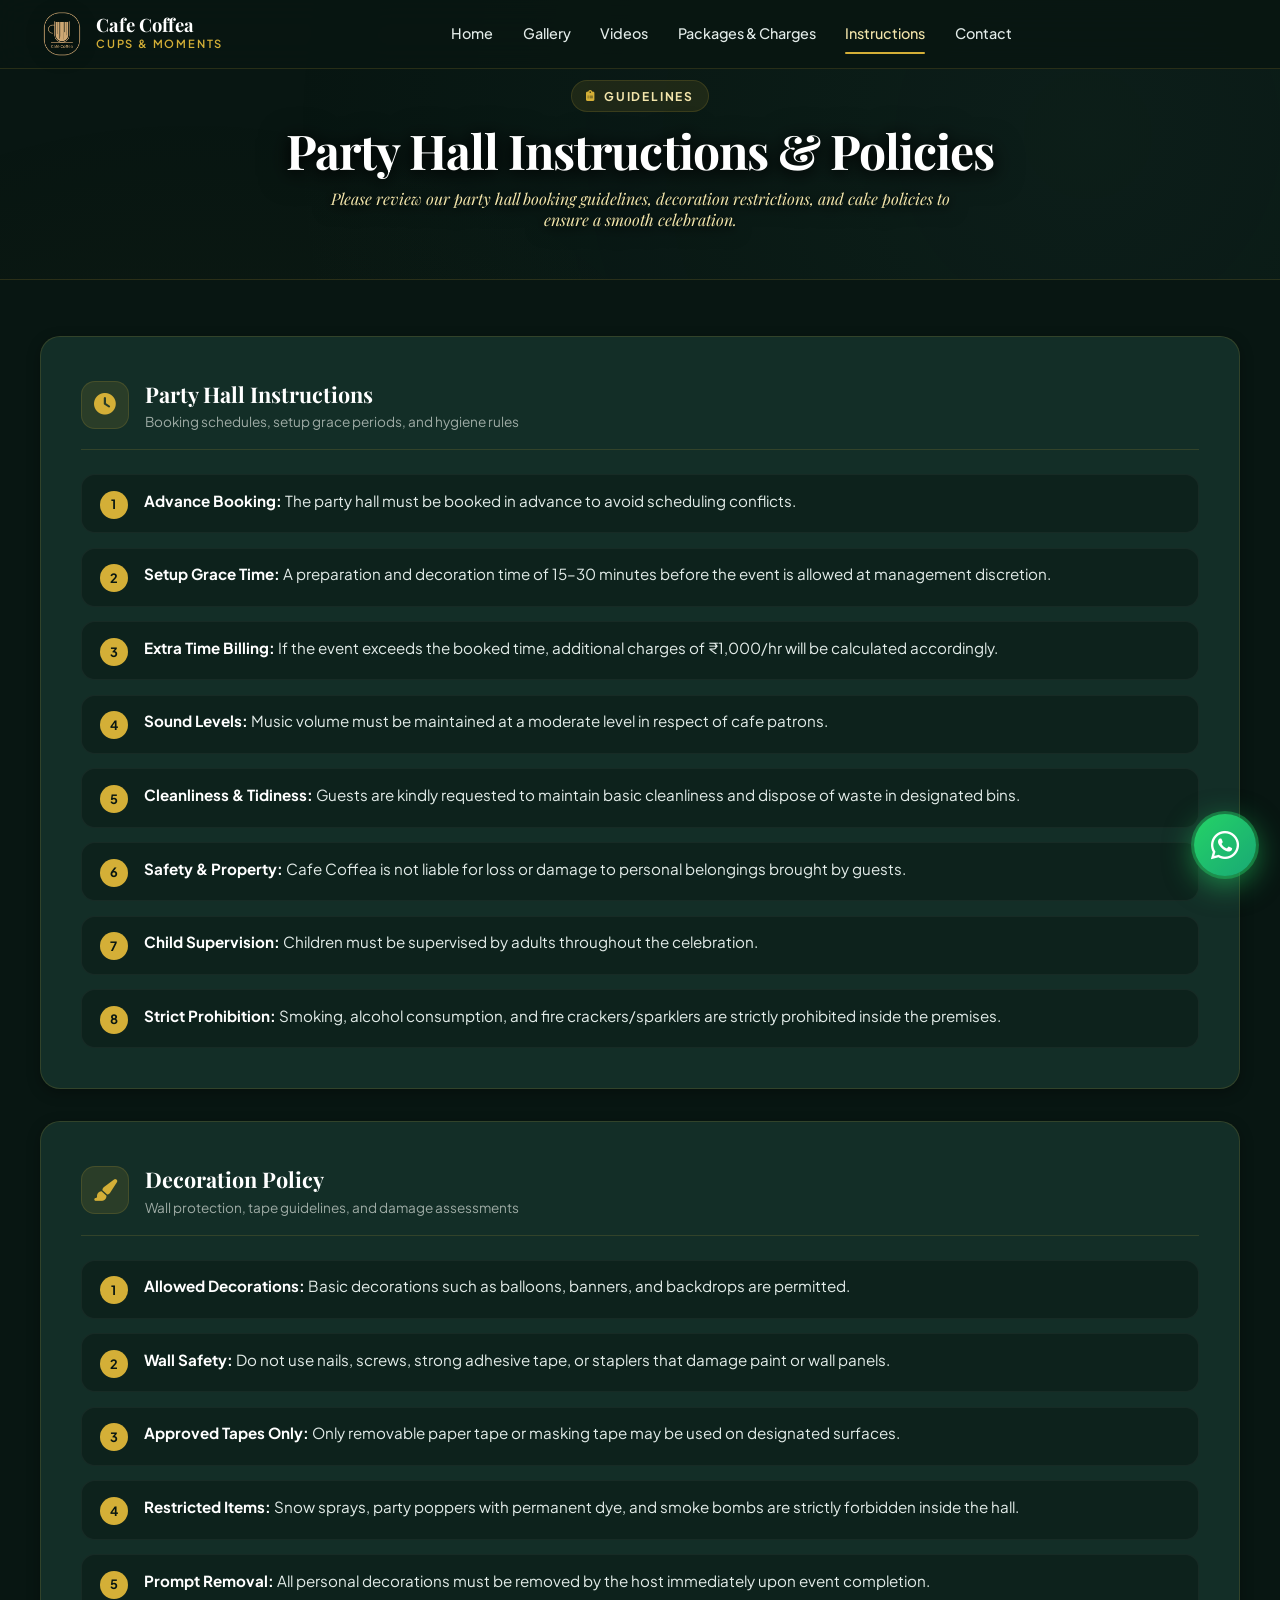
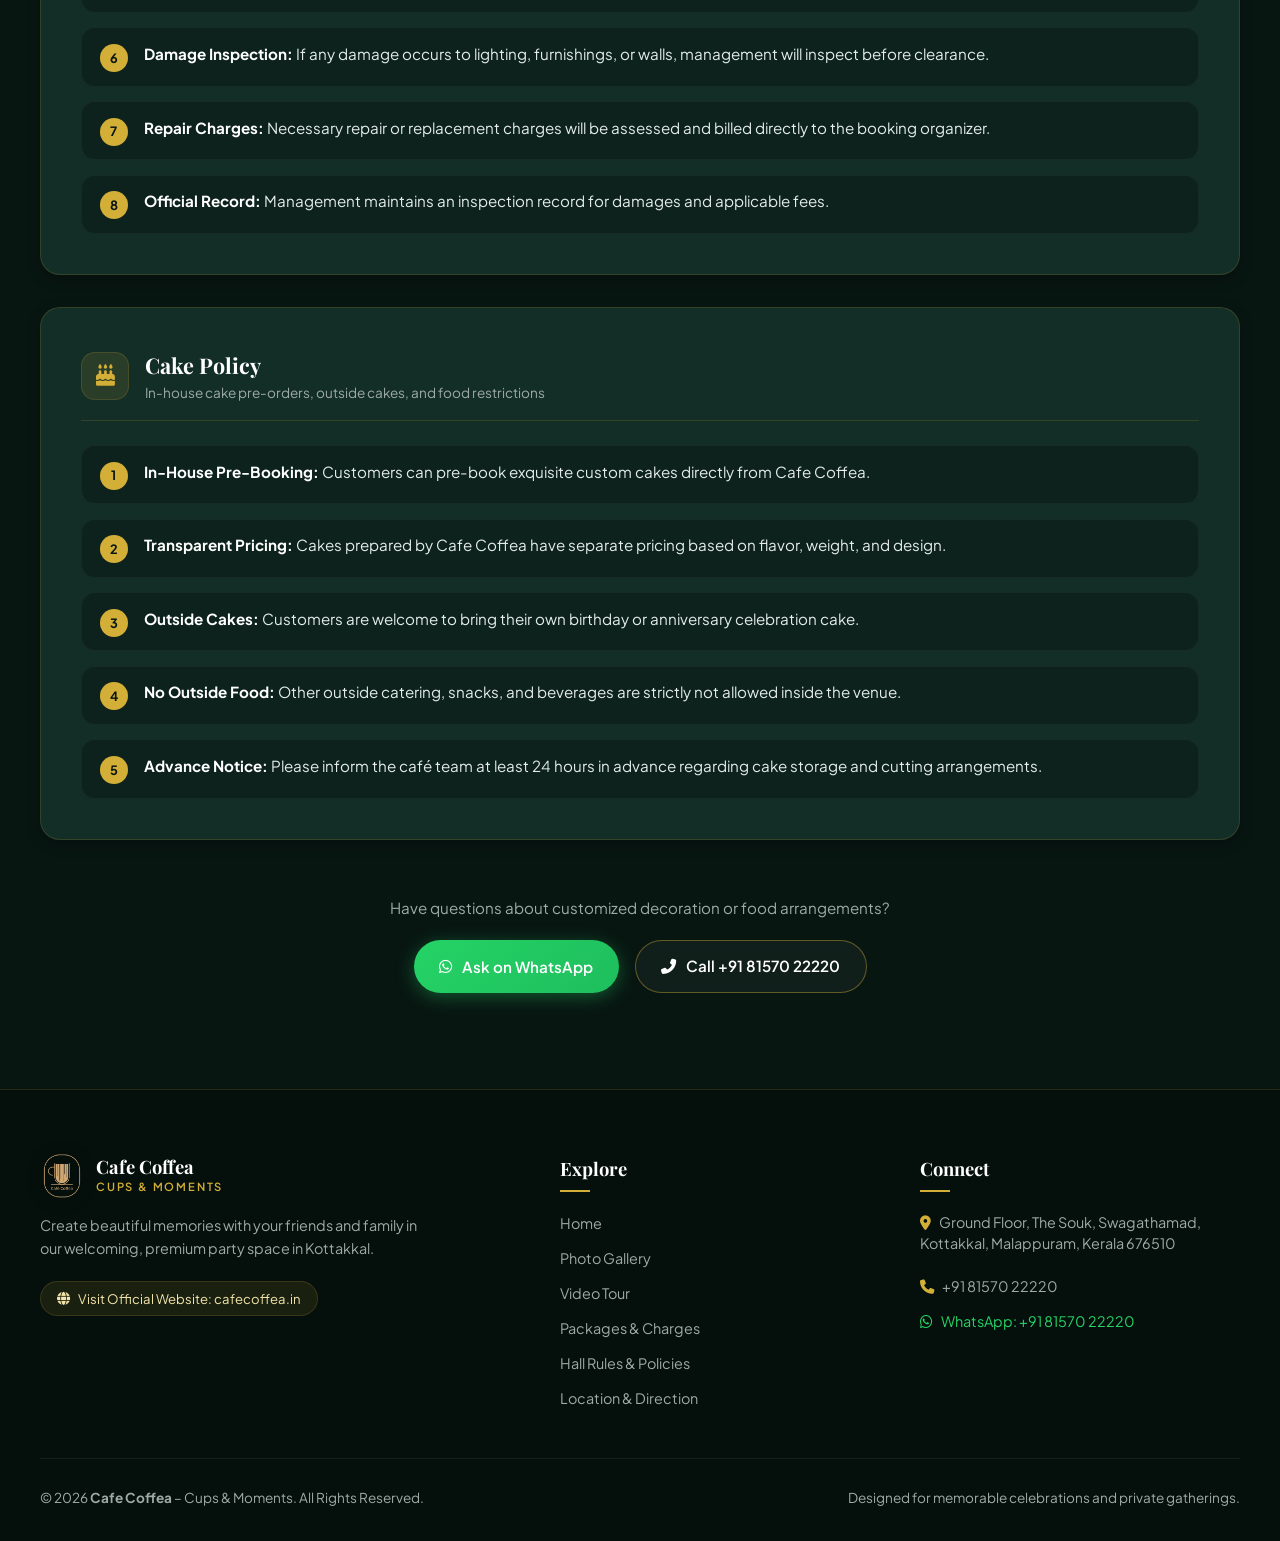
<file: instructions.html>
<!DOCTYPE html>
<html lang="en">
<head>
    <meta charset="UTF-8">
    <meta name="viewport" content="width=device-width, initial-scale=1.0, maximum-scale=5.0">
    <title>Instructions & Policies – Cafe Coffea | Cups & Moments</title>
    
    <meta name="description" content="Party Hall rules, decoration policies, and cake guidelines for celebrations at Cafe Coffea Kottakkal.">
    <link rel="icon" type="image/png" href="assets/images/logo.png">

    <!-- Google Fonts -->
    <link rel="preconnect" href="https://fonts.googleapis.com">
    <link rel="preconnect" href="https://fonts.gstatic.com" crossorigin>
    <link href="https://fonts.googleapis.com/css2?family=Playfair+Display:ital,wght@0,400;0,600;0,700;1,400;1,600&family=Plus+Jakarta+Sans:wght@300;400;500;600;700&display=swap" rel="stylesheet">

    <!-- Font Awesome Icons -->
    <link rel="stylesheet" href="https://cdnjs.cloudflare.com/ajax/libs/font-awesome/6.5.1/css/all.min.css">

    <!-- Main Stylesheet (Dark Forest Green Theme) -->
    <link rel="stylesheet" href="assets/css/style.css">
</head>
<body>

    <!-- Header & Navigation -->
    <header class="site-header">
        <div class="container header-container">
            <a href="index.html" class="brand-link" aria-label="Cafe Coffea Homepage">
                <img src="assets/images/logo.png" alt="Cafe Coffea Logo" class="brand-logo-img">
                <div class="brand-text-block">
                    <span class="brand-title">Cafe Coffea</span>
                    <span class="brand-subtitle">Cups & Moments</span>
                </div>
            </a>

            <!-- Desktop Navigation -->
            <nav class="desktop-nav" aria-label="Main Navigation">
                <a href="index.html" class="nav-link">Home</a>
                <a href="gallery.html" class="nav-link">Gallery</a>
                <a href="index.html#videos" class="nav-link">Videos</a>
                <a href="index.html#pricing" class="nav-link">Packages & Charges</a>
                <a href="instructions.html" class="nav-link active">Instructions</a>
                <a href="index.html#contact" class="nav-link">Contact</a>
            </nav>

            <div class="header-actions">
                <!-- Mobile Hamburger Toggle -->
                <button type="button" class="mobile-nav-toggle" aria-label="Toggle navigation menu">
                    <span class="hamburger-line"></span>
                    <span class="hamburger-line"></span>
                    <span class="hamburger-line"></span>
                </button>
            </div>
        </div>
    </header>

    <!-- Mobile Drawer Menu -->
    <div class="mobile-drawer" id="mobileDrawer">
        <div class="mobile-menu-list">
            <a href="index.html" class="mobile-nav-link">
                <span>Home</span>
                <i class="fas fa-chevron-right"></i>
            </a>
            <a href="gallery.html" class="mobile-nav-link">
                <span>Photo Gallery</span>
                <i class="fas fa-chevron-right"></i>
            </a>
            <a href="index.html#videos" class="mobile-nav-link">
                <span>Video Tour</span>
                <i class="fas fa-chevron-right"></i>
            </a>
            <a href="index.html#pricing" class="mobile-nav-link">
                <span>Packages & Pricing</span>
                <i class="fas fa-chevron-right"></i>
            </a>
            <a href="instructions.html" class="mobile-nav-link active">
                <span>Party Hall Rules & Policies</span>
                <i class="fas fa-chevron-right"></i>
            </a>
            <a href="index.html#contact" class="mobile-nav-link">
                <span>Location & Contact</span>
                <i class="fas fa-chevron-right"></i>
            </a>
        </div>

        <div class="mobile-drawer-footer">
            <a href="https://wa.me/918157022220?text=Hello%20Cafe%20Coffea!%20I%20would%20like%20to%20enquire%20about%20party%20hall%20booking%20at%20Cafe%20Coffea%20%E2%80%93%20Cups%20%26%20Moments." target="_blank" rel="noopener noreferrer" class="btn btn-whatsapp btn-lg">
                <i class="fab fa-whatsapp"></i>
                <span>Enquire via WhatsApp</span>
            </a>
            <a href="tel:+918157022220" class="btn btn-outline btn-lg">
                <i class="fas fa-phone-alt"></i>
                <span>Call Us Directly</span>
            </a>
        </div>
    </div>

    <!-- Floating WhatsApp Action -->
    <a href="https://wa.me/918157022220?text=Hello%20Cafe%20Coffea!%20I%20would%20like%20to%20enquire%20about%20party%20hall%20booking%20at%20Cafe%20Coffea%20%E2%80%93%20Cups%20%26%20Moments." target="_blank" rel="noopener noreferrer" class="floating-whatsapp" aria-label="Enquire on WhatsApp">
        <i class="fab fa-whatsapp"></i>
    </a>

    <!-- Page Hero Banner -->
    <div style="background: radial-gradient(circle at 50% 20%, rgba(20, 58, 48, 0.4) 0%, rgba(8, 22, 18, 0.95) 100%), var(--bg-deep); padding: 5rem 1rem 3rem; text-align: center; border-bottom: 1px solid var(--border-subtle);">
        <div class="container">
            <div class="section-tag">
                <i class="fas fa-clipboard-list"></i>
                <span>Guidelines</span>
            </div>
            <h1 class="hero-title" style="font-size: clamp(2rem, 4vw, 3rem); margin-bottom: 0.75rem;">
                Party Hall Instructions & Policies
            </h1>
            <p class="hero-subtitle" style="max-width: 650px; margin: 0 auto; font-size: 1rem;">
                Please review our party hall booking guidelines, decoration restrictions, and cake policies to ensure a smooth celebration.
            </p>
        </div>
    </div>

    <!-- INSTRUCTIONS CONTENT -->
    <section class="section section-dark" id="instructions" style="padding-top: 3.5rem;">
        <div class="container">
            <div class="policies-grid">
                <!-- 1. Party Hall Instructions -->
                <div class="policy-card">
                    <div class="policy-header">
                        <div class="policy-icon-wrap">
                            <i class="fas fa-clock"></i>
                        </div>
                        <div>
                            <h2 class="policy-title" style="font-size: 1.35rem;">Party Hall Instructions</h2>
                            <p class="policy-subtitle">Booking schedules, setup grace periods, and hygiene rules</p>
                        </div>
                    </div>
                    <div class="policy-rules-list">
                        <div class="rule-item">
                            <div class="rule-number">1</div>
                            <div class="rule-text"><strong>Advance Booking:</strong> The party hall must be booked in advance to avoid scheduling conflicts.</div>
                        </div>
                        <div class="rule-item">
                            <div class="rule-number">2</div>
                            <div class="rule-text"><strong>Setup Grace Time:</strong> A preparation and decoration time of 15–30 minutes before the event is allowed at management discretion.</div>
                        </div>
                        <div class="rule-item">
                            <div class="rule-number">3</div>
                            <div class="rule-text"><strong>Extra Time Billing:</strong> If the event exceeds the booked time, additional charges of ₹1,000/hr will be calculated accordingly.</div>
                        </div>
                        <div class="rule-item">
                            <div class="rule-number">4</div>
                            <div class="rule-text"><strong>Sound Levels:</strong> Music volume must be maintained at a moderate level in respect of cafe patrons.</div>
                        </div>
                        <div class="rule-item">
                            <div class="rule-number">5</div>
                            <div class="rule-text"><strong>Cleanliness & Tidiness:</strong> Guests are kindly requested to maintain basic cleanliness and dispose of waste in designated bins.</div>
                        </div>
                        <div class="rule-item">
                            <div class="rule-number">6</div>
                            <div class="rule-text"><strong>Safety & Property:</strong> Cafe Coffea is not liable for loss or damage to personal belongings brought by guests.</div>
                        </div>
                        <div class="rule-item">
                            <div class="rule-number">7</div>
                            <div class="rule-text"><strong>Child Supervision:</strong> Children must be supervised by adults throughout the celebration.</div>
                        </div>
                        <div class="rule-item">
                            <div class="rule-number">8</div>
                            <div class="rule-text"><strong>Strict Prohibition:</strong> Smoking, alcohol consumption, and fire crackers/sparklers are strictly prohibited inside the premises.</div>
                        </div>
                    </div>
                </div>

                <!-- 2. Decoration Policy -->
                <div class="policy-card">
                    <div class="policy-header">
                        <div class="policy-icon-wrap">
                            <i class="fas fa-paint-brush"></i>
                        </div>
                        <div>
                            <h2 class="policy-title" style="font-size: 1.35rem;">Decoration Policy</h2>
                            <p class="policy-subtitle">Wall protection, tape guidelines, and damage assessments</p>
                        </div>
                    </div>
                    <div class="policy-rules-list">
                        <div class="rule-item">
                            <div class="rule-number">1</div>
                            <div class="rule-text"><strong>Allowed Decorations:</strong> Basic decorations such as balloons, banners, and backdrops are permitted.</div>
                        </div>
                        <div class="rule-item">
                            <div class="rule-number">2</div>
                            <div class="rule-text"><strong>Wall Safety:</strong> Do not use nails, screws, strong adhesive tape, or staplers that damage paint or wall panels.</div>
                        </div>
                        <div class="rule-item">
                            <div class="rule-number">3</div>
                            <div class="rule-text"><strong>Approved Tapes Only:</strong> Only removable paper tape or masking tape may be used on designated surfaces.</div>
                        </div>
                        <div class="rule-item">
                            <div class="rule-number">4</div>
                            <div class="rule-text"><strong>Restricted Items:</strong> Snow sprays, party poppers with permanent dye, and smoke bombs are strictly forbidden inside the hall.</div>
                        </div>
                        <div class="rule-item">
                            <div class="rule-number">5</div>
                            <div class="rule-text"><strong>Prompt Removal:</strong> All personal decorations must be removed by the host immediately upon event completion.</div>
                        </div>
                        <div class="rule-item">
                            <div class="rule-number">6</div>
                            <div class="rule-text"><strong>Damage Inspection:</strong> If any damage occurs to lighting, furnishings, or walls, management will inspect before clearance.</div>
                        </div>
                        <div class="rule-item">
                            <div class="rule-number">7</div>
                            <div class="rule-text"><strong>Repair Charges:</strong> Necessary repair or replacement charges will be assessed and billed directly to the booking organizer.</div>
                        </div>
                        <div class="rule-item">
                            <div class="rule-number">8</div>
                            <div class="rule-text"><strong>Official Record:</strong> Management maintains an inspection record for damages and applicable fees.</div>
                        </div>
                    </div>
                </div>

                <!-- 3. Cake Policy -->
                <div class="policy-card">
                    <div class="policy-header">
                        <div class="policy-icon-wrap">
                            <i class="fas fa-birthday-cake"></i>
                        </div>
                        <div>
                            <h2 class="policy-title" style="font-size: 1.35rem;">Cake Policy</h2>
                            <p class="policy-subtitle">In-house cake pre-orders, outside cakes, and food restrictions</p>
                        </div>
                    </div>
                    <div class="policy-rules-list">
                        <div class="rule-item">
                            <div class="rule-number">1</div>
                            <div class="rule-text"><strong>In-House Pre-Booking:</strong> Customers can pre-book exquisite custom cakes directly from Cafe Coffea.</div>
                        </div>
                        <div class="rule-item">
                            <div class="rule-number">2</div>
                            <div class="rule-text"><strong>Transparent Pricing:</strong> Cakes prepared by Cafe Coffea have separate pricing based on flavor, weight, and design.</div>
                        </div>
                        <div class="rule-item">
                            <div class="rule-number">3</div>
                            <div class="rule-text"><strong>Outside Cakes:</strong> Customers are welcome to bring their own birthday or anniversary celebration cake.</div>
                        </div>
                        <div class="rule-item">
                            <div class="rule-number">4</div>
                            <div class="rule-text"><strong>No Outside Food:</strong> Other outside catering, snacks, and beverages are strictly not allowed inside the venue.</div>
                        </div>
                        <div class="rule-item">
                            <div class="rule-number">5</div>
                            <div class="rule-text"><strong>Advance Notice:</strong> Please inform the café team at least 24 hours in advance regarding cake storage and cutting arrangements.</div>
                        </div>
                    </div>
                </div>
            </div>

            <!-- Questions Callout -->
            <div style="margin-top: 3.5rem; text-align: center;">
                <p style="color: var(--text-muted); font-size: 0.95rem; margin-bottom: 1.25rem;">
                    Have questions about customized decoration or food arrangements?
                </p>
                <div style="display: flex; gap: 1rem; justify-content: center; flex-wrap: wrap;">
                    <a href="https://wa.me/918157022220?text=Hello%20Cafe%20Coffea!%20I%20have%20a%20query%20regarding%20party%20hall%20rules%20and%20decorations." target="_blank" rel="noopener noreferrer" class="btn btn-whatsapp">
                        <i class="fab fa-whatsapp"></i>
                        <span>Ask on WhatsApp</span>
                    </a>
                    <a href="tel:+918157022220" class="btn btn-outline">
                        <i class="fas fa-phone-alt"></i>
                        <span>Call +91 81570 22220</span>
                    </a>
                </div>
            </div>
        </div>
    </section>

    <!-- FOOTER -->
    <footer class="site-footer">
        <div class="container">
            <div class="footer-top">
                <div class="footer-brand-col">
                    <a href="index.html" class="brand-link" style="margin-bottom: 0.5rem;">
                        <img src="assets/images/logo.png" alt="Cafe Coffea" class="brand-logo-img">
                        <div class="brand-text-block">
                            <span class="brand-title">Cafe Coffea</span>
                            <span class="brand-subtitle">Cups & Moments</span>
                        </div>
                    </a>
                    <p class="footer-brand-desc">
                        Create beautiful memories with your friends and family in our welcoming, premium party space in Kottakkal.
                    </p>
                    <div style="margin-top: 1.25rem;">
                        <a href="https://cafecoffea.in/" target="_blank" rel="noopener noreferrer" class="footer-official-badge">
                            <i class="fas fa-globe"></i>
                            <span>Visit Official Website: cafecoffea.in</span>
                        </a>
                    </div>
                </div>

                <div class="footer-links-col">
                    <h4 class="footer-col-title">Explore</h4>
                    <div class="footer-links-list">
                        <a href="index.html" class="footer-link">Home</a>
                        <a href="gallery.html" class="footer-link">Photo Gallery</a>
                        <a href="index.html#videos" class="footer-link">Video Tour</a>
                        <a href="index.html#pricing" class="footer-link">Packages & Charges</a>
                        <a href="instructions.html" class="footer-link">Hall Rules & Policies</a>
                        <a href="index.html#contact" class="footer-link">Location & Direction</a>
                    </div>
                </div>

                <div class="footer-contact-col">
                    <h4 class="footer-col-title">Connect</h4>
                    <div class="footer-links-list">
                        <div style="font-size: 0.9rem; color: var(--text-muted); line-height: 1.5; margin-bottom: 0.5rem;">
                            <i class="fas fa-map-marker-alt text-gold" style="margin-right: 0.4rem;"></i>
                            Ground Floor, The Souk, Swagathamad, Kottakkal, Malappuram, Kerala 676510
                        </div>
                        <a href="tel:+918157022220" class="footer-link">
                            <i class="fas fa-phone text-gold" style="margin-right: 0.4rem;"></i>
                            +91 81570 22220
                        </a>
                        <a href="https://wa.me/918157022220?text=Hello%20Cafe%20Coffea!%20I%20would%20like%20to%20enquire%20about%20party%20hall%20booking%20at%20Cafe%20Coffea%20%E2%80%93%20Cups%20%26%20Moments." target="_blank" rel="noopener noreferrer" class="footer-link" style="color: var(--color-whatsapp);">
                            <i class="fab fa-whatsapp" style="margin-right: 0.4rem;"></i>
                            WhatsApp: +91 81570 22220
                        </a>
                    </div>
                </div>
            </div>

            <div class="footer-bottom">
                <div>
                    &copy; 2026 <strong>Cafe Coffea</strong> – Cups & Moments. All Rights Reserved.
                </div>
                <div>
                    Designed for memorable celebrations and private gatherings.
                </div>
            </div>
        </div>
    </footer>

    <!-- Main JavaScript -->
    <script src="assets/js/main.js"></script>
</body>
</html>
</file>
<file: assets/css/style.css>
/* ==========================================================================
   CAFE COFFEA – CUPS & MOMENTS
   Official Dark Forest Green Premium Theme
   Mobile-First Architecture & Design Language
   ========================================================================== */

/* --- CSS Variables & Design Tokens --- */
:root {
    /* Brand Dark Forest Green Palette */
    --color-bg-base: #081612;             /* Deepest Forest Black-Green */
    --color-bg-surface: #0E241E;          /* Rich Dark Forest Green */
    --color-bg-surface-elevated: #132E27; /* Elevated Emerald Surface */
    --color-bg-card: rgba(19, 46, 39, 0.72);
    --color-bg-card-hover: rgba(26, 61, 52, 0.85);
    --color-overlay: rgba(6, 18, 14, 0.72);
    
    /* Forest Green Accent Tones */
    --color-forest-light: #2A5A4E;
    --color-forest-glow: rgba(42, 90, 78, 0.4);
    --color-forest-subtle: rgba(42, 90, 78, 0.2);

    /* Luxury Champagne & Gold Accents (From Cafe Coffea Logo) */
    --color-gold: #D4AF37;
    --color-gold-light: #F3E5AB;
    --color-gold-dark: #A6851F;
    --color-gold-glow: rgba(212, 175, 55, 0.32);
    --text-gold-gradient: linear-gradient(135deg, #FFF6E5 0%, #D4AF37 60%, #9E7E1D 100%);

    /* Borders */
    --border-subtle: rgba(212, 175, 55, 0.16);
    --border-highlight: rgba(212, 175, 55, 0.42);
    --border-forest: rgba(42, 90, 78, 0.35);

    /* Typography Colors */
    --text-primary: #FFFFFF;
    --text-secondary: #E3ECE9;
    --text-muted: #9EABA5;
    --text-gold: #D4AF37;

    /* WhatsApp Brand Color */
    --color-whatsapp: #25D366;
    --color-whatsapp-dark: #128C7E;
    --color-whatsapp-glow: rgba(37, 211, 102, 0.35);

    /* Radius & Spacing */
    --radius-sm: 8px;
    --radius-md: 14px;
    --radius-lg: 20px;
    --radius-xl: 26px;
    --radius-full: 9999px;

    /* Shadows */
    --shadow-sm: 0 4px 14px rgba(0, 0, 0, 0.3);
    --shadow-md: 0 8px 26px rgba(0, 0, 0, 0.45);
    --shadow-lg: 0 16px 44px rgba(0, 0, 0, 0.6);
    --shadow-gold: 0 8px 32px rgba(212, 175, 55, 0.2);

    /* Fonts */
    --font-heading: 'Playfair Display', Georgia, serif;
    --font-body: 'Plus Jakarta Sans', -apple-system, BlinkMacSystemFont, 'Segoe UI', Roboto, sans-serif;

    /* Transitions */
    --transition-fast: 0.2s cubic-bezier(0.16, 1, 0.3, 1);
    --transition-smooth: 0.35s cubic-bezier(0.16, 1, 0.3, 1);
}

/* --- Base & Reset --- */
*, *::before, *::after {
    box-sizing: border-box;
    margin: 0;
    padding: 0;
}

html {
    scroll-behavior: smooth;
    font-size: 16px;
    background-color: var(--color-bg-base);
    color: var(--text-secondary);
    font-family: var(--font-body);
    -webkit-font-smoothing: antialiased;
    -moz-osx-font-smoothing: grayscale;
    overflow-x: hidden;
}

body {
    background-color: var(--color-bg-base);
    line-height: 1.6;
    overflow-x: hidden;
    position: relative;
    min-height: 100vh;
}

/* Ambient Subtle Forest Radial Glow */
body::before {
    content: '';
    position: fixed;
    top: 0;
    left: 0;
    width: 100vw;
    height: 100vh;
    background: radial-gradient(circle at 85% 15%, rgba(42, 90, 78, 0.12) 0%, transparent 60%),
                radial-gradient(circle at 15% 85%, rgba(212, 175, 55, 0.05) 0%, transparent 50%);
    pointer-events: none;
    z-index: 0;
}

img, video {
    display: block;
    max-width: 100%;
    height: auto;
}

a {
    color: inherit;
    text-decoration: none;
    transition: var(--transition-fast);
}

button {
    font-family: inherit;
    cursor: pointer;
    border: none;
    outline: none;
    background: none;
}

ul, ol {
    list-style: none;
}

.container {
    width: 100%;
    max-width: 1240px;
    margin-left: auto;
    margin-right: auto;
    padding-left: 1.25rem;
    padding-right: 1.25rem;
    position: relative;
    z-index: 1;
}

/* --- Typography Helpers --- */
.text-gold {
    color: var(--color-gold);
}

.text-gold-gradient {
    background: var(--text-gold-gradient);
    -webkit-background-clip: text;
    -webkit-text-fill-color: transparent;
}

.section-tag {
    display: inline-flex;
    align-items: center;
    gap: 0.5rem;
    font-size: 0.75rem;
    font-weight: 700;
    letter-spacing: 0.15em;
    text-transform: uppercase;
    color: var(--color-gold-light);
    background: rgba(212, 175, 55, 0.1);
    border: 1px solid var(--border-subtle);
    padding: 0.35rem 0.9rem;
    border-radius: var(--radius-full);
    margin-bottom: 0.75rem;
}

.section-tag i {
    font-size: 0.7rem;
    color: var(--color-gold);
}

.section-title {
    font-family: var(--font-heading);
    font-size: clamp(1.85rem, 5vw, 2.75rem);
    color: var(--text-primary);
    line-height: 1.2;
    margin-bottom: 0.75rem;
    letter-spacing: -0.01em;
}

.section-subtitle {
    font-size: clamp(0.95rem, 2vw, 1.1rem);
    color: var(--text-muted);
    max-width: 640px;
    margin-bottom: 2rem;
}

.text-center {
    text-align: center;
}

.text-center .section-subtitle {
    margin-left: auto;
    margin-right: auto;
}

/* --- Buttons & CTAs --- */
.btn {
    display: inline-flex;
    align-items: center;
    justify-content: center;
    gap: 0.6rem;
    padding: 0.85rem 1.6rem;
    font-size: 0.95rem;
    font-weight: 600;
    border-radius: var(--radius-full);
    transition: all var(--transition-fast);
    text-align: center;
    white-space: nowrap;
    min-height: 48px; /* Mobile touch friendly target */
    text-decoration: none;
}

.btn-primary {
    background: linear-gradient(135deg, var(--color-gold-light) 0%, var(--color-gold) 60%, var(--color-gold-dark) 100%);
    color: #081612;
    box-shadow: 0 4px 18px var(--color-gold-glow);
}

.btn-primary:hover, .btn-primary:active {
    transform: translateY(-2px);
    box-shadow: 0 6px 24px rgba(212, 175, 55, 0.45);
    color: #040B09;
}

.btn-outline {
    background: rgba(255, 255, 255, 0.04);
    border: 1.5px solid var(--border-highlight);
    color: var(--text-primary);
    backdrop-filter: blur(8px);
}

.btn-outline:hover, .btn-outline:active {
    background: rgba(212, 175, 55, 0.12);
    border-color: var(--color-gold);
    color: var(--color-gold-light);
    transform: translateY(-2px);
}

.btn-whatsapp {
    background: linear-gradient(135deg, #25D366 0%, #1EBE5D 100%);
    color: #FFFFFF;
    box-shadow: 0 4px 18px var(--color-whatsapp-glow);
}

.btn-whatsapp:hover, .btn-whatsapp:active {
    background: linear-gradient(135deg, #1EBE5D 0%, #128C7E 100%);
    box-shadow: 0 6px 24px rgba(37, 211, 102, 0.5);
    transform: translateY(-2px);
    color: #FFFFFF;
}

.btn-sm {
    padding: 0.55rem 1.15rem;
    font-size: 0.85rem;
    min-height: 40px;
}

.btn-lg {
    padding: 1rem 2rem;
    font-size: 1.05rem;
    min-height: 54px;
}

/* --- Header & Navigation --- */
.site-header {
    position: fixed;
    top: 0;
    left: 0;
    right: 0;
    z-index: 1000;
    background: rgba(8, 22, 18, 0.88);
    backdrop-filter: blur(16px);
    -webkit-backdrop-filter: blur(16px);
    border-bottom: 1px solid var(--border-subtle);
    transition: background var(--transition-fast), padding var(--transition-fast);
    padding: 0.75rem 0;
}

.site-header.scrolled {
    background: rgba(8, 22, 18, 0.96);
    box-shadow: var(--shadow-md);
}

.header-container {
    display: flex;
    align-items: center;
    justify-content: space-between;
}

.brand-link {
    display: flex;
    align-items: center;
    gap: 0.75rem;
    text-decoration: none;
}

.brand-logo-img {
    width: 44px;
    height: 44px;
    object-fit: contain;
    filter: drop-shadow(0 2px 8px rgba(0,0,0,0.5));
    transition: transform var(--transition-fast);
}

.brand-link:hover .brand-logo-img {
    transform: scale(1.05);
}

.brand-text-block {
    display: flex;
    flex-direction: column;
}

.brand-title {
    font-family: var(--font-heading);
    font-size: 1.15rem;
    font-weight: 700;
    color: var(--text-primary);
    line-height: 1.1;
    letter-spacing: 0.01em;
}

.brand-subtitle {
    font-size: 0.7rem;
    font-weight: 600;
    text-transform: uppercase;
    letter-spacing: 0.16em;
    color: var(--color-gold);
}

/* Desktop Navigation Menu */
.desktop-nav {
    display: none;
}

@media (min-width: 900px) {
    .desktop-nav {
        display: flex;
        align-items: center;
        gap: 1.85rem;
    }

    .nav-link {
        font-size: 0.9rem;
        font-weight: 500;
        color: var(--text-secondary);
        position: relative;
        padding: 0.5rem 0;
        transition: color var(--transition-fast);
    }

    .nav-link::after {
        content: '';
        position: absolute;
        bottom: 0;
        left: 0;
        width: 0%;
        height: 2px;
        background: var(--color-gold);
        transition: width var(--transition-fast);
        border-radius: 2px;
    }

    .nav-link:hover, .nav-link.active {
        color: var(--color-gold-light);
    }

    .nav-link:hover::after, .nav-link.active::after {
        width: 100%;
    }
}

.header-actions {
    display: flex;
    align-items: center;
    gap: 0.75rem;
}

/* Mobile Hamburger Toggle */
.mobile-nav-toggle {
    display: flex;
    flex-direction: column;
    justify-content: center;
    align-items: center;
    width: 44px;
    height: 44px;
    border-radius: var(--radius-sm);
    background: rgba(255, 255, 255, 0.04);
    border: 1px solid var(--border-subtle);
    gap: 5px;
    cursor: pointer;
    z-index: 1002;
}

.hamburger-line {
    width: 22px;
    height: 2px;
    background-color: var(--color-gold);
    border-radius: 2px;
    transition: all var(--transition-smooth);
}

.mobile-nav-toggle.open .hamburger-line:nth-child(1) {
    transform: translateY(7px) rotate(45deg);
}

.mobile-nav-toggle.open .hamburger-line:nth-child(2) {
    opacity: 0;
}

.mobile-nav-toggle.open .hamburger-line:nth-child(3) {
    transform: translateY(-7px) rotate(-45deg);
}

@media (min-width: 900px) {
    .mobile-nav-toggle {
        display: none;
    }
}

/* Mobile Navigation Drawer */
.mobile-drawer {
    position: fixed;
    top: 0;
    left: 0;
    width: 100vw;
    height: 100vh;
    background: rgba(6, 17, 14, 0.98);
    backdrop-filter: blur(20px);
    -webkit-backdrop-filter: blur(20px);
    z-index: 1001;
    display: flex;
    flex-direction: column;
    padding: 5.5rem 1.5rem 2.5rem;
    transform: translateX(100%);
    transition: transform var(--transition-smooth);
    overflow-y: auto;
}

.mobile-drawer.open {
    transform: translateX(0);
}

.mobile-menu-list {
    display: flex;
    flex-direction: column;
    gap: 1.25rem;
    margin-bottom: 2rem;
}

.mobile-nav-link {
    font-family: var(--font-heading);
    font-size: 1.35rem;
    color: var(--text-primary);
    padding: 0.6rem 0;
    border-bottom: 1px solid rgba(255, 255, 255, 0.06);
    display: flex;
    align-items: center;
    justify-content: space-between;
}

.mobile-nav-link i {
    font-size: 0.9rem;
    color: var(--color-gold);
}

.mobile-drawer-footer {
    margin-top: auto;
    display: flex;
    flex-direction: column;
    gap: 1rem;
}

/* --- Hero Section (Clean Photo Display) --- */
.hero-section {
    position: relative;
    min-height: 75vh;
    display: flex;
    align-items: center;
    justify-content: center;
    background-size: cover;
    background-position: center center;
    background-repeat: no-repeat;
    overflow: hidden;
}

@media (max-width: 768px) {
    .hero-section {
        min-height: 60vh;
    }
}

.hero-overlay {
    position: absolute;
    top: 0;
    left: 0;
    right: 0;
    bottom: 0;
    /* Clean natural photograph view: ZERO green tint, ZERO heavy dark shading */
    background: linear-gradient(
        180deg,
        rgba(0, 0, 0, 0.4) 0%,
        rgba(0, 0, 0, 0) 25%,
        rgba(0, 0, 0, 0) 80%,
        rgba(8, 22, 18, 0.5) 100%
    );
    z-index: 1;
}

.visually-hidden {
    position: absolute;
    width: 1px;
    height: 1px;
    padding: 0;
    margin: -1px;
    overflow: hidden;
    clip: rect(0, 0, 0, 0);
    white-space: nowrap;
    border: 0;
}

.hero-content {
    position: relative;
    z-index: 2;
    text-align: center;
    max-width: 840px;
    margin: 0 auto;
}

.hero-title {
    font-family: var(--font-heading);
    font-size: clamp(2.5rem, 8vw, 4.5rem);
    font-weight: 700;
    line-height: 1.1;
    margin-bottom: 1rem;
    color: #FFFFFF;
    letter-spacing: -0.02em;
    text-shadow: 0 2px 14px rgba(0, 0, 0, 0.95), 0 4px 30px rgba(0, 0, 0, 0.85);
}

.hero-subtitle {
    font-family: var(--font-heading);
    font-style: italic;
    font-size: clamp(1.15rem, 3.5vw, 1.85rem);
    color: var(--color-gold-light);
    margin-bottom: 1.25rem;
    line-height: 1.3;
    text-shadow: 0 2px 10px rgba(0, 0, 0, 0.95), 0 4px 20px rgba(0, 0, 0, 0.85);
}

.hero-description {
    font-size: clamp(0.95rem, 2.5vw, 1.15rem);
    color: #FFFFFF;
    max-width: 650px;
    margin: 0 auto;
    line-height: 1.6;
    text-shadow: 0 2px 10px rgba(0, 0, 0, 0.95), 0 4px 20px rgba(0, 0, 0, 0.9);
}

.hero-cta-group {
    display: flex;
    flex-direction: column;
    gap: 1rem;
    width: 100%;
    max-width: 440px;
    margin: 0 auto 2.5rem;
}

@media (min-width: 540px) {
    .hero-cta-group {
        flex-direction: row;
        justify-content: center;
    }
}

.hero-scroll-indicator {
    display: inline-flex;
    flex-direction: column;
    align-items: center;
    gap: 0.5rem;
    color: var(--text-muted);
    font-size: 0.75rem;
    text-transform: uppercase;
    letter-spacing: 0.15em;
    opacity: 0.8;
    transition: opacity var(--transition-fast);
}

.hero-scroll-indicator:hover {
    opacity: 1;
    color: var(--color-gold);
}

.scroll-mouse {
    width: 22px;
    height: 34px;
    border: 2px solid var(--border-highlight);
    border-radius: 12px;
    display: flex;
    justify-content: center;
    padding-top: 6px;
}

.scroll-wheel {
    width: 4px;
    height: 8px;
    background-color: var(--color-gold);
    border-radius: 2px;
    animation: scrollBounce 2s infinite;
}

@keyframes scrollBounce {
    0%, 100% { transform: translateY(0); opacity: 1; }
    50% { transform: translateY(8px); opacity: 0.4; }
}

/* --- Section Spacing & Themes --- */
.section {
    padding: 4.5rem 0;
    position: relative;
    z-index: 1;
}

@media (min-width: 768px) {
    .section {
        padding: 6rem 0;
    }
}

.section-dark {
    background-color: var(--color-bg-base);
}

.section-surface {
    background-color: var(--color-bg-surface);
    border-top: 1px solid var(--border-subtle);
    border-bottom: 1px solid var(--border-subtle);
}

/* --- Quick Navigation Shortcuts --- */
.quick-nav-section {
    margin-top: -2.5rem;
    position: relative;
    z-index: 10;
    padding-bottom: 2rem;
}

.quick-nav-grid {
    display: grid;
    grid-template-columns: repeat(2, 1fr);
    gap: 0.85rem;
}

@media (min-width: 768px) {
    .quick-nav-grid {
        grid-template-columns: repeat(4, 1fr);
        gap: 1.25rem;
    }
}

.quick-card {
    background: var(--color-bg-card);
    backdrop-filter: blur(14px);
    -webkit-backdrop-filter: blur(14px);
    border: 1px solid var(--border-subtle);
    border-radius: var(--radius-md);
    padding: 1.25rem 1rem;
    display: flex;
    flex-direction: column;
    align-items: center;
    text-align: center;
    transition: all var(--transition-fast);
    box-shadow: var(--shadow-sm);
    text-decoration: none;
    position: relative;
    overflow: hidden;
}

.quick-card::before {
    content: '';
    position: absolute;
    top: 0;
    left: 0;
    width: 100%;
    height: 3px;
    background: linear-gradient(90deg, transparent, var(--color-gold), transparent);
    opacity: 0;
    transition: opacity var(--transition-fast);
}

.quick-card:hover, .quick-card:active {
    transform: translateY(-4px);
    border-color: var(--border-highlight);
    background: var(--color-bg-card-hover);
    box-shadow: var(--shadow-gold);
}

.quick-card:hover::before {
    opacity: 1;
}

.quick-icon-wrap {
    width: 46px;
    height: 46px;
    border-radius: var(--radius-full);
    background: rgba(212, 175, 55, 0.12);
    border: 1px solid var(--border-subtle);
    display: flex;
    align-items: center;
    justify-content: center;
    margin-bottom: 0.75rem;
    color: var(--color-gold);
    font-size: 1.15rem;
    transition: transform var(--transition-fast);
}

.quick-card:hover .quick-icon-wrap {
    transform: scale(1.1);
    background: var(--color-gold);
    color: #081612;
}

.quick-title {
    font-family: var(--font-heading);
    font-size: 1.05rem;
    font-weight: 600;
    color: var(--text-primary);
    margin-bottom: 0.25rem;
}

.quick-desc {
    font-size: 0.75rem;
    color: var(--text-muted);
}

/* --- Clean Photo Gallery (No promotional text between photos) --- */
.gallery-filters {
    display: flex;
    flex-wrap: wrap;
    justify-content: center;
    gap: 0.5rem;
    margin-bottom: 2.25rem;
}

.gallery-filter-btn {
    padding: 0.45rem 1.1rem;
    border-radius: var(--radius-full);
    font-size: 0.85rem;
    font-weight: 600;
    color: var(--text-muted);
    background: rgba(255, 255, 255, 0.04);
    border: 1px solid var(--border-subtle);
    transition: all var(--transition-fast);
}

.gallery-filter-btn.active, .gallery-filter-btn:hover {
    background: var(--color-gold);
    color: #081612;
    border-color: var(--color-gold);
    box-shadow: 0 4px 14px rgba(212, 175, 55, 0.35);
}

/* Beautiful Responsive Gallery Showcase (Masonry Columns: No unwanted cropping) */
.gallery-grid {
    column-count: 1;
    column-gap: 1.25rem;
    width: 100%;
}

@media (min-width: 576px) {
    .gallery-grid {
        column-count: 2;
        column-gap: 1.5rem;
    }
}

@media (min-width: 992px) {
    .gallery-grid {
        column-count: 3;
        column-gap: 1.75rem;
    }
}

.gallery-card {
    break-inside: avoid;
    -webkit-column-break-inside: avoid;
    page-break-inside: avoid;
    margin-bottom: 1.5rem;
    display: inline-block;
    width: 100%;
    position: relative;
    border-radius: 14px;
    overflow: hidden;
    background: var(--color-bg-surface-elevated);
    border: 1px solid var(--border-subtle);
    cursor: pointer;
    transition: transform var(--transition-smooth), border-color var(--transition-smooth), box-shadow var(--transition-smooth);
    box-shadow: 0 6px 20px rgba(0, 0, 0, 0.35);
}

.gallery-card:hover {
    transform: translateY(-5px);
    border-color: rgba(212, 175, 55, 0.6);
    box-shadow: 0 12px 30px rgba(0, 0, 0, 0.5), 0 0 20px rgba(212, 175, 55, 0.25);
}

.gallery-img {
    width: 100%;
    height: auto;
    display: block;
    object-fit: cover;
    border-radius: 13px;
    transition: transform var(--transition-smooth);
}

.gallery-card:hover .gallery-img {
    transform: scale(1.025);
}

.gallery-zoom-badge {
    position: absolute;
    bottom: 0.85rem;
    right: 0.85rem;
    padding: 0.4rem 0.75rem;
    border-radius: var(--radius-full);
    background: rgba(8, 22, 18, 0.85);
    border: 1px solid rgba(212, 175, 55, 0.5);
    color: var(--color-gold-light);
    display: flex;
    align-items: center;
    gap: 0.4rem;
    font-size: 0.75rem;
    font-weight: 600;
    backdrop-filter: blur(8px);
    opacity: 0.9;
    box-shadow: 0 4px 12px rgba(0, 0, 0, 0.5);
    transition: all var(--transition-fast);
}

.gallery-card:hover .gallery-zoom-badge {
    background: var(--color-gold);
    color: #081612;
    border-color: var(--color-gold);
}

/* View More Photos Button Feature */
.gallery-more-wrap {
    margin-top: 2.5rem;
    margin-bottom: 1rem;
    display: flex;
    justify-content: center;
}

.gallery-more-btn {
    padding: 0.85rem 2.25rem;
    font-size: 0.95rem;
    font-weight: 600;
    letter-spacing: 0.03em;
    display: inline-flex;
    align-items: center;
    gap: 0.65rem;
    border-radius: var(--radius-full);
    border: 1.5px solid var(--color-gold);
    color: var(--color-gold-light);
    background: rgba(14, 36, 30, 0.7);
    backdrop-filter: blur(8px);
    transition: all var(--transition-fast);
    cursor: pointer;
    box-shadow: 0 4px 15px rgba(0, 0, 0, 0.4);
}

.gallery-more-btn:hover, .gallery-more-btn:active {
    background: var(--color-gold);
    color: #081612;
    transform: translateY(-2px);
    box-shadow: 0 6px 20px rgba(212, 175, 55, 0.4);
}

/* Lightbox Modal */
.lightbox-modal {
    position: fixed;
    inset: 0;
    background: rgba(4, 12, 9, 0.97);
    backdrop-filter: blur(25px);
    -webkit-backdrop-filter: blur(25px);
    z-index: 2000;
    display: none;
    align-items: center;
    justify-content: center;
    padding: 1rem;
    opacity: 0;
    transition: opacity var(--transition-smooth);
    touch-action: pan-y;
}

.lightbox-modal.active {
    display: flex;
    opacity: 1;
}

.lightbox-content-wrap {
    position: relative;
    max-width: 96vw;
    max-height: 88vh;
    display: flex;
    flex-direction: column;
    align-items: center;
    justify-content: center;
}

.lightbox-img {
    max-width: 100%;
    max-height: 84vh;
    object-fit: contain;
    border-radius: var(--radius-md);
    box-shadow: 0 16px 50px rgba(0, 0, 0, 0.85);
    border: 1px solid var(--border-subtle);
    transition: transform 0.25s ease, opacity 0.25s ease;
    user-select: none;
    -webkit-user-select: none;
}

.lightbox-counter {
    position: absolute;
    top: 1.5rem;
    left: 50%;
    transform: translateX(-50%);
    font-size: 0.85rem;
    font-weight: 600;
    letter-spacing: 0.08em;
    color: var(--color-gold);
    background: rgba(14, 36, 30, 0.85);
    border: 1px solid var(--border-subtle);
    padding: 0.35rem 1rem;
    border-radius: var(--radius-full);
    backdrop-filter: blur(8px);
    z-index: 2010;
}

.lightbox-btn {
    position: absolute;
    width: 50px;
    height: 50px;
    border-radius: var(--radius-full);
    background: rgba(14, 36, 30, 0.88);
    border: 1px solid var(--border-highlight);
    color: var(--color-gold);
    display: flex;
    align-items: center;
    justify-content: center;
    font-size: 1.25rem;
    cursor: pointer;
    transition: all var(--transition-fast);
    z-index: 2020;
    box-shadow: 0 4px 15px rgba(0, 0, 0, 0.5);
}

.lightbox-btn:hover, .lightbox-btn:active {
    background: var(--color-gold);
    color: #081612;
    transform: scale(1.08);
}

.lightbox-close {
    top: 1.25rem;
    right: 1.25rem;
}

.lightbox-prev {
    left: 1rem;
    top: 50%;
    transform: translateY(-50%);
}

.lightbox-prev:hover, .lightbox-prev:active {
    transform: translateY(-50%) scale(1.08);
}

.lightbox-next {
    right: 1rem;
    top: 50%;
    transform: translateY(-50%);
}

.lightbox-next:hover, .lightbox-next:active {
    transform: translateY(-50%) scale(1.08);
}

@media (max-width: 640px) {
    .lightbox-btn {
        width: 44px;
        height: 44px;
        font-size: 1.1rem;
    }
    .lightbox-close {
        top: 1rem;
        right: 1rem;
    }
    .lightbox-prev {
        left: 0.5rem;
    }
    .lightbox-next {
        right: 0.5rem;
    }
    .lightbox-img {
        max-height: 80vh;
    }
}

/* --- Video Showcase (100% Full Width on Mobile, Zero Cropping, Fullscreen Experience) --- */
.video-grid {
    display: grid;
    grid-template-columns: 1fr;
    gap: 2.25rem;
    width: 100%;
}

@media (min-width: 900px) {
    .video-grid {
        grid-template-columns: repeat(2, 1fr);
        gap: 2.5rem;
    }
}

.video-card {
    background: var(--color-bg-card);
    border: 1px solid var(--border-subtle);
    border-radius: var(--radius-lg);
    overflow: hidden;
    box-shadow: var(--shadow-md);
    transition: all var(--transition-smooth);
    display: flex;
    flex-direction: column;
    width: 100%;
}

.video-card:hover {
    border-color: var(--border-highlight);
    box-shadow: var(--shadow-gold);
}

.video-player-container {
    position: relative;
    width: 100%;
    background: #000000;
    overflow: hidden;
    display: flex;
    align-items: center;
    justify-content: center;
    min-height: 240px;
}

.video-element {
    width: 100%;
    height: auto;
    max-height: 80vh;
    display: block;
    object-fit: contain; /* Preserves exact aspect ratio: NEVER crops or distorts */
    background: #000000;
}

/* Play & Fullscreen Overlay */
.video-play-overlay {
    position: absolute;
    inset: 0;
    background: rgba(5, 15, 12, 0.45);
    display: flex;
    flex-direction: column;
    align-items: center;
    justify-content: center;
    gap: 0.85rem;
    cursor: pointer;
    transition: opacity 0.3s ease, visibility 0.3s ease;
    z-index: 5;
}

.video-play-overlay.hidden {
    opacity: 0;
    visibility: hidden;
    pointer-events: none;
}

.play-btn-circle {
    width: 68px;
    height: 68px;
    border-radius: var(--radius-full);
    background: rgba(212, 175, 55, 0.92);
    color: #081612;
    display: flex;
    align-items: center;
    justify-content: center;
    font-size: 1.5rem;
    padding-left: 4px;
    box-shadow: 0 0 30px rgba(212, 175, 55, 0.65), 0 8px 25px rgba(0, 0, 0, 0.6);
    transition: transform var(--transition-fast), background var(--transition-fast);
}

.video-play-overlay:hover .play-btn-circle {
    transform: scale(1.12);
    background: #FFDF73;
}

.play-btn-label {
    font-size: 0.85rem;
    font-weight: 700;
    letter-spacing: 0.08em;
    text-transform: uppercase;
    color: #FFFFFF;
    background: rgba(8, 22, 18, 0.8);
    padding: 0.35rem 0.9rem;
    border-radius: var(--radius-full);
    border: 1px solid rgba(212, 175, 55, 0.4);
    backdrop-filter: blur(6px);
}

.video-fs-btn {
    position: absolute;
    bottom: 1rem;
    right: 1rem;
    background: rgba(8, 22, 18, 0.85);
    border: 1px solid rgba(212, 175, 55, 0.5);
    color: var(--color-gold-light);
    border-radius: var(--radius-full);
    padding: 0.4rem 0.85rem;
    font-size: 0.78rem;
    font-weight: 600;
    display: inline-flex;
    align-items: center;
    gap: 0.4rem;
    cursor: pointer;
    z-index: 6;
    backdrop-filter: blur(8px);
    transition: all var(--transition-fast);
}

.video-fs-btn:hover {
    background: var(--color-gold);
    color: #081612;
    border-color: var(--color-gold);
}

.video-card-body {
    padding: 1.5rem;
    display: flex;
    flex-direction: column;
    flex-grow: 1;
}

/* =========================================================================
   VIDEO THEATER MODAL (Accessible Close Button, Progress Scrubber & Controls)
   ========================================================================= */
.video-theater-modal {
    position: fixed;
    inset: 0;
    z-index: 3000;
    display: none;
    align-items: center;
    justify-content: center;
    padding: 0;
    opacity: 0;
    transition: opacity var(--transition-smooth);
}

.video-theater-modal.active {
    display: flex;
    opacity: 1;
}

.video-theater-backdrop {
    position: absolute;
    inset: 0;
    background: rgba(4, 14, 11, 0.98);
    backdrop-filter: blur(25px);
    -webkit-backdrop-filter: blur(25px);
    z-index: 3010;
}

.video-theater-topbar {
    position: absolute;
    top: 0;
    left: 0;
    width: 100%;
    display: flex;
    align-items: center;
    justify-content: space-between;
    padding: 1.25rem 1.5rem;
    z-index: 3030;
    pointer-events: auto;
}

.video-theater-title {
    font-family: var(--font-heading);
    font-size: 1.15rem;
    font-weight: 600;
    color: var(--color-gold);
    text-shadow: 0 2px 10px rgba(0, 0, 0, 0.9);
    letter-spacing: -0.01em;
    max-width: calc(100% - 70px);
    white-space: nowrap;
    overflow: hidden;
    text-overflow: ellipsis;
}

.video-theater-close {
    width: 50px;
    height: 50px;
    border-radius: var(--radius-full);
    background: rgba(14, 36, 30, 0.9);
    border: 1.5px solid var(--color-gold);
    color: var(--color-gold);
    display: flex;
    align-items: center;
    justify-content: center;
    font-size: 1.35rem;
    cursor: pointer;
    transition: all var(--transition-fast);
    box-shadow: 0 4px 20px rgba(0, 0, 0, 0.7);
    z-index: 3040;
    pointer-events: auto;
}

.video-theater-close:hover, .video-theater-close:active {
    background: var(--color-gold);
    color: #081612;
    transform: scale(1.1);
    box-shadow: 0 6px 25px rgba(212, 175, 55, 0.5);
}

.video-theater-container {
    position: relative;
    z-index: 3020;
    width: 100%;
    max-width: 920px;
    display: flex;
    flex-direction: column;
    align-items: center;
    padding: 4.5rem 1rem 1.5rem;
    max-height: 100vh;
}

.video-theater-media-wrap {
    position: relative;
    width: 100%;
    display: flex;
    align-items: center;
    justify-content: center;
    background: #000000;
    border-radius: var(--radius-lg);
    overflow: hidden;
    box-shadow: 0 16px 50px rgba(0, 0, 0, 0.9);
    border: 1px solid var(--border-subtle);
    cursor: pointer;
}

.video-theater-element {
    width: 100%;
    max-height: 68vh;
    height: auto;
    object-fit: contain;
    display: block;
    background: #000000;
}

.video-theater-play-toggle {
    position: absolute;
    width: 64px;
    height: 64px;
    border-radius: var(--radius-full);
    background: rgba(212, 175, 55, 0.9);
    color: #081612;
    display: flex;
    align-items: center;
    justify-content: center;
    font-size: 1.5rem;
    padding-left: 4px;
    box-shadow: 0 0 25px rgba(212, 175, 55, 0.6);
    pointer-events: none;
    opacity: 0;
    transform: scale(0.85);
    transition: all var(--transition-fast);
}

.video-theater-play-toggle.show {
    opacity: 1;
    transform: scale(1);
}

.video-theater-controls {
    width: 100%;
    background: rgba(10, 26, 21, 0.95);
    border: 1px solid var(--border-subtle);
    border-radius: 12px;
    margin-top: 0.85rem;
    padding: 0.65rem 1rem;
    display: flex;
    align-items: center;
    gap: 0.85rem;
    box-shadow: 0 8px 30px rgba(0, 0, 0, 0.8);
    backdrop-filter: blur(14px);
    -webkit-backdrop-filter: blur(14px);
}

.vt-btn {
    background: transparent;
    border: none;
    color: var(--color-gold);
    font-size: 1.15rem;
    width: 42px;
    height: 42px;
    border-radius: var(--radius-full);
    display: flex;
    align-items: center;
    justify-content: center;
    cursor: pointer;
    transition: all var(--transition-fast);
    flex-shrink: 0;
}

.vt-btn:hover, .vt-btn:active {
    background: rgba(212, 175, 55, 0.18);
    color: #FFFFFF;
}

.vt-progress-container {
    flex-grow: 1;
    padding: 10px 0;
    cursor: pointer;
    touch-action: none;
}

.vt-progress-track {
    position: relative;
    height: 6px;
    background: rgba(255, 255, 255, 0.15);
    border-radius: 3px;
    overflow: visible;
}

.vt-progress-bar {
    height: 100%;
    background: linear-gradient(90deg, var(--color-gold), #FFDF73);
    border-radius: 3px;
    width: 0%;
    transition: width 0.08s linear;
}

.vt-progress-thumb {
    position: absolute;
    top: 50%;
    width: 14px;
    height: 14px;
    border-radius: 50%;
    background: #FFDF73;
    box-shadow: 0 0 10px rgba(212, 175, 55, 0.8);
    transform: translate(-50%, -50%);
    opacity: 0;
    transition: opacity 0.15s;
}

.vt-progress-container:hover .vt-progress-thumb, .vt-progress-container:active .vt-progress-thumb {
    opacity: 1;
}

.vt-time-display {
    font-size: 0.8rem;
    font-weight: 600;
    color: var(--text-muted);
    min-width: 85px;
    text-align: center;
    font-variant-numeric: tabular-nums;
    flex-shrink: 0;
}

@media (max-width: 640px) {
    .video-theater-topbar {
        padding: 1rem;
    }
    .video-theater-close {
        width: 44px;
        height: 44px;
        font-size: 1.2rem;
    }
    .video-theater-container {
        padding: 4rem 0.5rem 1rem;
    }
    .video-theater-element {
        max-height: 72vh;
    }
    .video-theater-controls {
        padding: 0.5rem 0.75rem;
        gap: 0.5rem;
    }
    .vt-btn {
        width: 38px;
        height: 38px;
        font-size: 1.05rem;
    }
    .vt-time-display {
        font-size: 0.72rem;
        min-width: 75px;
    }
}

@media (max-width: 640px) {
    /* 100% Mobile Screen Width Viewing */
    #videos .container {
        padding-left: 0.5rem;
        padding-right: 0.5rem;
    }
    .video-card {
        border-radius: 14px;
        margin: 0;
    }
    .video-element {
        max-height: 85vh;
    }
    .play-btn-circle {
        width: 60px;
        height: 60px;
        font-size: 1.35rem;
    }
    .video-card-body {
        padding: 1.15rem;
    }
}

.video-title {
    font-family: var(--font-heading);
    font-size: 1.25rem;
    color: var(--text-primary);
    margin-bottom: 0.5rem;
    line-height: 1.3;
}

.video-description {
    font-size: 0.9rem;
    color: var(--text-muted);
    line-height: 1.6;
}

/* --- Packages & Pricing with Interactive Calculator --- */
.pricing-wrapper {
    max-width: 920px;
    margin: 0 auto;
}

.pricing-card-main {
    background: var(--color-bg-surface-elevated);
    border: 1px solid var(--border-highlight);
    border-radius: var(--radius-xl);
    padding: 2rem 1.5rem;
    box-shadow: var(--shadow-lg);
    position: relative;
    overflow: hidden;
}

@media (min-width: 768px) {
    .pricing-card-main {
        padding: 3rem;
    }
}

.pricing-card-main::before {
    content: '';
    position: absolute;
    top: 0;
    left: 0;
    right: 0;
    height: 4px;
    background: linear-gradient(90deg, var(--color-forest-light), var(--color-gold), var(--color-forest-light));
}

.pricing-header {
    text-align: center;
    margin-bottom: 2rem;
}

/* Itemized Charges */
.pricing-breakdown-list {
    display: flex;
    flex-direction: column;
    gap: 1.25rem;
    margin-bottom: 2rem;
}

.pricing-item {
    display: flex;
    align-items: center;
    justify-content: space-between;
    padding: 1.25rem 1.5rem;
    background: rgba(8, 22, 18, 0.6);
    border: 1px solid var(--border-subtle);
    border-radius: var(--radius-md);
    gap: 1.25rem;
}

.pricing-item-info {
    display: flex;
    align-items: center;
    gap: 1rem;
    flex: 1;
    min-width: 0;
}

.pricing-item-icon {
    width: 48px;
    height: 48px;
    border-radius: var(--radius-sm);
    background: rgba(212, 175, 55, 0.12);
    color: var(--color-gold);
    display: flex;
    align-items: center;
    justify-content: center;
    font-size: 1.25rem;
    flex-shrink: 0;
}

.pricing-item-title {
    font-size: 1.1rem;
    font-weight: 600;
    color: var(--text-primary);
    line-height: 1.3;
}

.pricing-item-subtitle {
    font-size: 0.85rem;
    color: var(--text-muted);
    line-height: 1.4;
    margin-top: 0.2rem;
}

.pricing-item-right {
    display: flex;
    flex-direction: column;
    align-items: flex-end;
    gap: 0.35rem;
    flex-shrink: 0;
}

.pricing-item-amount {
    font-family: var(--font-heading);
    font-size: 1.6rem;
    font-weight: 700;
    color: var(--color-gold-light);
    display: flex;
    align-items: baseline;
    gap: 0.25rem;
    line-height: 1;
}

.pricing-unit {
    font-family: var(--font-body);
    font-size: 0.85rem;
    font-weight: 500;
    color: var(--text-muted);
}

.pricing-tag-onetime {
    display: inline-block;
    font-size: 0.78rem;
    font-weight: 600;
    color: var(--color-gold);
    background: rgba(212, 175, 55, 0.14);
    border: 1px solid rgba(212, 175, 55, 0.4);
    padding: 0.25rem 0.75rem;
    border-radius: var(--radius-full);
    white-space: normal;
    text-align: right;
    line-height: 1.3;
}

/* Mobile Responsive Fix for Cleaning Charge & Pricing Cards (360px–414px) */
@media (max-width: 600px) {
    .pricing-item {
        flex-direction: column;
        align-items: flex-start;
        padding: 1.15rem 1rem;
        gap: 0.85rem;
    }
    .pricing-item-info {
        width: 100%;
    }
    .pricing-item-right {
        width: 100%;
        flex-direction: row;
        align-items: center;
        justify-content: space-between;
        padding-top: 0.75rem;
        border-top: 1px solid rgba(255, 255, 255, 0.08);
    }
    .pricing-item-amount {
        font-size: 1.45rem;
    }
    .pricing-tag-onetime {
        text-align: left;
        font-size: 0.75rem;
        padding: 0.2rem 0.6rem;
        max-width: 68%;
    }
}

/* Important Pricing Rule Highlight Box */
.pricing-rule-callout {
    background: rgba(42, 90, 78, 0.18);
    border: 1px solid var(--border-highlight);
    border-radius: var(--radius-md);
    padding: 1rem 1.25rem;
    margin-bottom: 2rem;
    display: flex;
    align-items: flex-start;
    gap: 0.85rem;
}

.pricing-rule-callout i {
    color: var(--color-gold);
    font-size: 1.2rem;
    margin-top: 2px;
}

.pricing-rule-callout p {
    font-size: 0.9rem;
    color: var(--text-secondary);
    line-height: 1.5;
}

.pricing-rule-callout strong {
    color: var(--color-gold-light);
}

/* Pricing Examples Table / Grid */
.pricing-examples-grid {
    display: grid;
    grid-template-columns: repeat(1, 1fr);
    gap: 0.75rem;
    margin-bottom: 2.5rem;
}

@media (min-width: 540px) {
    .pricing-examples-grid {
        grid-template-columns: repeat(3, 1fr);
    }
}

.example-card {
    background: rgba(8, 22, 18, 0.5);
    border: 1px solid var(--border-subtle);
    border-radius: var(--radius-md);
    padding: 1rem;
    text-align: center;
}

.example-duration {
    font-size: 0.8rem;
    text-transform: uppercase;
    letter-spacing: 0.1em;
    color: var(--color-gold);
    margin-bottom: 0.25rem;
}

.example-formula {
    font-size: 0.85rem;
    color: var(--text-muted);
    margin-bottom: 0.5rem;
}

.example-total {
    font-family: var(--font-heading);
    font-size: 1.35rem;
    font-weight: 700;
    color: var(--text-primary);
}

/* Special Food Order Offer Box */
.special-offer-card {
    background: radial-gradient(circle at 10% 20%, rgba(212, 175, 55, 0.18) 0%, rgba(14, 36, 30, 0.95) 100%);
    border: 1.5px solid var(--border-highlight);
    border-radius: var(--radius-lg);
    padding: 2rem 1.5rem;
    position: relative;
    box-shadow: var(--shadow-gold);
    margin-bottom: 2.5rem;
}

.offer-badge {
    display: inline-flex;
    align-items: center;
    gap: 0.5rem;
    background: linear-gradient(135deg, var(--color-gold-light), var(--color-gold));
    color: #081612;
    font-size: 0.75rem;
    font-weight: 800;
    text-transform: uppercase;
    letter-spacing: 0.12em;
    padding: 0.4rem 1rem;
    border-radius: var(--radius-full);
    margin-bottom: 1.25rem;
}

.offer-headline-text {
    font-family: var(--font-heading);
    font-size: clamp(1.4rem, 4vw, 1.9rem);
    color: var(--text-primary);
    margin-bottom: 0.75rem;
    line-height: 1.25;
}

.offer-description-text {
    font-size: 1rem;
    color: var(--text-secondary);
    line-height: 1.6;
    margin-bottom: 1rem;
}

.offer-terms-text {
    font-size: 0.82rem;
    color: var(--text-muted);
    border-top: 1px dashed var(--border-subtle);
    padding-top: 0.75rem;
    line-height: 1.5;
}

.pricing-actions {
    display: flex;
    flex-direction: column;
    gap: 1rem;
    align-items: center;
}

@media (min-width: 540px) {
    .pricing-actions {
        flex-direction: row;
        justify-content: center;
    }
}

/* --- Instructions & Policy Rules --- */
.instructions-container {
    max-width: 960px;
    margin: 0 auto;
}

.policy-card {
    background: var(--color-bg-surface-elevated);
    border: 1px solid var(--border-subtle);
    border-radius: var(--radius-lg);
    padding: 1.75rem;
    margin-bottom: 2rem;
    box-shadow: var(--shadow-sm);
}

@media (min-width: 768px) {
    .policy-card {
        padding: 2.5rem;
    }
}

.policy-header {
    display: flex;
    align-items: center;
    gap: 1rem;
    margin-bottom: 1.5rem;
    padding-bottom: 1rem;
    border-bottom: 1px solid var(--border-subtle);
}

.policy-icon-wrap {
    width: 48px;
    height: 48px;
    border-radius: var(--radius-md);
    background: rgba(212, 175, 55, 0.12);
    border: 1px solid var(--border-subtle);
    color: var(--color-gold);
    display: flex;
    align-items: center;
    justify-content: center;
    font-size: 1.35rem;
    flex-shrink: 0;
}

.policy-title {
    font-family: var(--font-heading);
    font-size: 1.4rem;
    color: var(--text-primary);
}

.policy-subtitle {
    font-size: 0.85rem;
    color: var(--text-muted);
}

.policy-rules-list {
    display: flex;
    flex-direction: column;
    gap: 0.9rem;
}

.rule-item {
    display: flex;
    gap: 1rem;
    align-items: flex-start;
    padding: 0.85rem 1.1rem;
    background: rgba(8, 22, 18, 0.5);
    border: 1px solid rgba(255, 255, 255, 0.04);
    border-radius: var(--radius-md);
    transition: border-color var(--transition-fast);
}

.rule-item:hover {
    border-color: var(--border-highlight);
}

.rule-number {
    width: 28px;
    height: 28px;
    border-radius: var(--radius-full);
    background: var(--color-gold);
    color: #081612;
    font-size: 0.8rem;
    font-weight: 700;
    display: flex;
    align-items: center;
    justify-content: center;
    flex-shrink: 0;
    margin-top: 2px;
}

.rule-text {
    font-size: 0.95rem;
    color: var(--text-secondary);
    line-height: 1.55;
}

.rule-text strong {
    color: var(--text-primary);
}

/* --- WhatsApp Enquiry Card --- */
.whatsapp-banner {
    background: radial-gradient(circle at 90% 10%, rgba(37, 211, 102, 0.12) 0%, rgba(14, 36, 30, 0.98) 100%);
    border: 1.5px solid rgba(37, 211, 102, 0.35);
    border-radius: var(--radius-xl);
    padding: 2.25rem 1.5rem;
    text-align: center;
    box-shadow: 0 12px 35px rgba(0, 0, 0, 0.5);
    margin: 3rem 0;
}

@media (min-width: 768px) {
    .whatsapp-banner {
        padding: 3.5rem 3rem;
        display: flex;
        align-items: center;
        justify-content: space-between;
        text-align: left;
    }
}

.whatsapp-content {
    max-width: 580px;
    margin-bottom: 1.75rem;
}

@media (min-width: 768px) {
    .whatsapp-content {
        margin-bottom: 0;
    }
}

.whatsapp-title {
    font-family: var(--font-heading);
    font-size: 1.75rem;
    color: var(--text-primary);
    margin-bottom: 0.5rem;
}

.whatsapp-text {
    font-size: 0.95rem;
    color: var(--text-muted);
    line-height: 1.6;
}

/* Floating WhatsApp Button (Circular Green Button at Bottom-Right Corner) */
.floating-whatsapp {
    position: fixed;
    bottom: 24px;
    right: 24px;
    width: 62px;
    height: 62px;
    border-radius: 50%;
    background: linear-gradient(135deg, #25D366 0%, #128C7E 100%);
    color: #FFFFFF;
    display: flex;
    align-items: center;
    justify-content: center;
    font-size: 2rem;
    box-shadow: 0 8px 30px rgba(37, 211, 102, 0.6);
    z-index: 1500;
    transition: transform var(--transition-fast), box-shadow var(--transition-fast);
}

.floating-whatsapp::before {
    content: '';
    position: absolute;
    inset: -3px;
    border-radius: 50%;
    background: rgba(37, 211, 102, 0.4);
    z-index: -1;
    animation: pulseWhatsapp 2.4s infinite;
}

@keyframes pulseWhatsapp {
    0% {
        transform: scale(0.95);
        opacity: 0.8;
    }
    70% {
        transform: scale(1.35);
        opacity: 0;
    }
    100% {
        transform: scale(0.95);
        opacity: 0;
    }
}

.floating-whatsapp:hover, .floating-whatsapp:active {
    transform: scale(1.1) translateY(-3px);
    box-shadow: 0 12px 35px rgba(37, 211, 102, 0.85);
    color: #FFFFFF;
}

@media (max-width: 480px) {
    .floating-whatsapp {
        bottom: 18px;
        right: 18px;
        width: 56px;
        height: 56px;
        font-size: 1.85rem;
    }
}

/* --- Contact & Location Section --- */
.contact-grid {
    display: grid;
    grid-template-columns: 1fr;
    gap: 2rem;
}

@media (min-width: 900px) {
    .contact-grid {
        grid-template-columns: 1fr 1fr;
        align-items: start;
    }
}

.contact-card {
    background: var(--color-bg-card);
    border: 1px solid var(--border-subtle);
    border-radius: var(--radius-lg);
    padding: 2rem;
    box-shadow: var(--shadow-sm);
}

.contact-items-list {
    display: flex;
    flex-direction: column;
    gap: 1.5rem;
    margin-top: 1.5rem;
}

.contact-item {
    display: flex;
    align-items: flex-start;
    gap: 1rem;
}

.contact-icon {
    width: 44px;
    height: 44px;
    border-radius: var(--radius-sm);
    background: rgba(212, 175, 55, 0.12);
    border: 1px solid var(--border-subtle);
    color: var(--color-gold);
    display: flex;
    align-items: center;
    justify-content: center;
    font-size: 1.15rem;
    flex-shrink: 0;
}

.contact-item-title {
    font-size: 0.8rem;
    text-transform: uppercase;
    letter-spacing: 0.1em;
    color: var(--color-gold);
    margin-bottom: 0.2rem;
}

.contact-item-val {
    font-size: 0.95rem;
    color: var(--text-primary);
    line-height: 1.5;
}

.map-container {
    width: 100%;
    height: 380px;
    border-radius: var(--radius-lg);
    overflow: hidden;
    border: 1px solid var(--border-subtle);
    box-shadow: var(--shadow-md);
}

.map-container iframe {
    width: 100%;
    height: 100%;
    border: none;
}

/* --- Footer --- */
.site-footer {
    background: #05100D;
    border-top: 1px solid var(--border-subtle);
    padding: 4rem 0 2rem;
    position: relative;
    z-index: 1;
}

.footer-top {
    display: grid;
    grid-template-columns: 1fr;
    gap: 2.5rem;
    margin-bottom: 3rem;
}

@media (min-width: 768px) {
    .footer-top {
        grid-template-columns: 1.5fr 1fr 1fr;
    }
}

.footer-brand-desc {
    font-size: 0.9rem;
    color: var(--text-muted);
    margin-top: 1rem;
    line-height: 1.6;
    max-width: 380px;
}

.footer-col-title {
    font-family: var(--font-heading);
    font-size: 1.15rem;
    color: var(--text-primary);
    margin-bottom: 1.25rem;
    position: relative;
    padding-bottom: 0.5rem;
}

.footer-col-title::after {
    content: '';
    position: absolute;
    bottom: 0;
    left: 0;
    width: 30px;
    height: 2px;
    background: var(--color-gold);
}

.footer-links-list {
    display: flex;
    flex-direction: column;
    gap: 0.75rem;
}

.footer-link {
    font-size: 0.9rem;
    color: var(--text-muted);
    transition: color var(--transition-fast);
}

.footer-link:hover {
    color: var(--color-gold-light);
}

.footer-bottom {
    border-top: 1px solid rgba(255, 255, 255, 0.06);
    padding-top: 1.75rem;
    display: flex;
    flex-direction: column;
    align-items: center;
    gap: 1rem;
    text-align: center;
    font-size: 0.85rem;
    color: var(--text-muted);
}

@media (min-width: 768px) {
    .footer-bottom {
        flex-direction: row;
        justify-content: space-between;
        text-align: left;
    }
}

.footer-official-badge {
    display: inline-flex;
    align-items: center;
    gap: 0.5rem;
    background: rgba(212, 175, 55, 0.1);
    border: 1px solid var(--border-subtle);
    padding: 0.4rem 1rem;
    border-radius: var(--radius-full);
    font-size: 0.82rem;
    color: var(--color-gold-light);
    transition: background var(--transition-fast);
}

.footer-official-badge:hover {
    background: rgba(212, 175, 55, 0.2);
    color: #FFFFFF;
}
</file>
